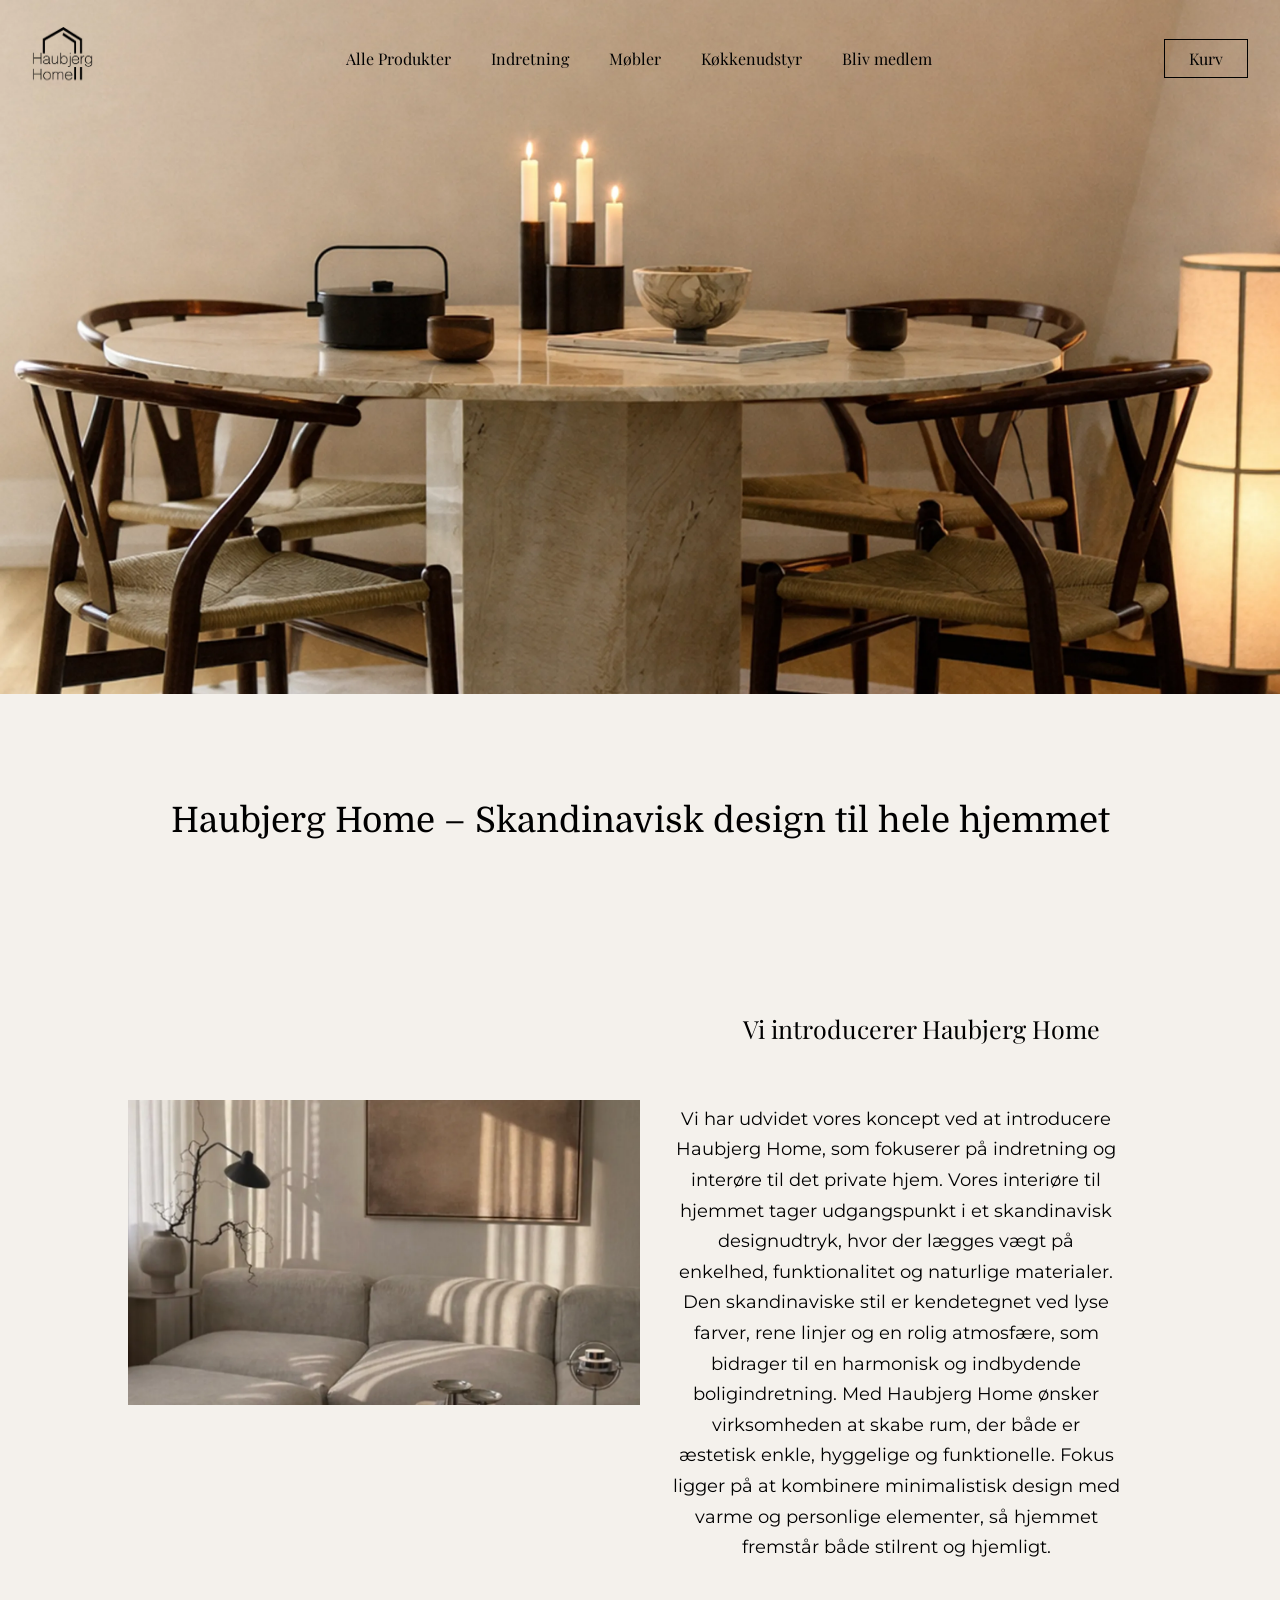
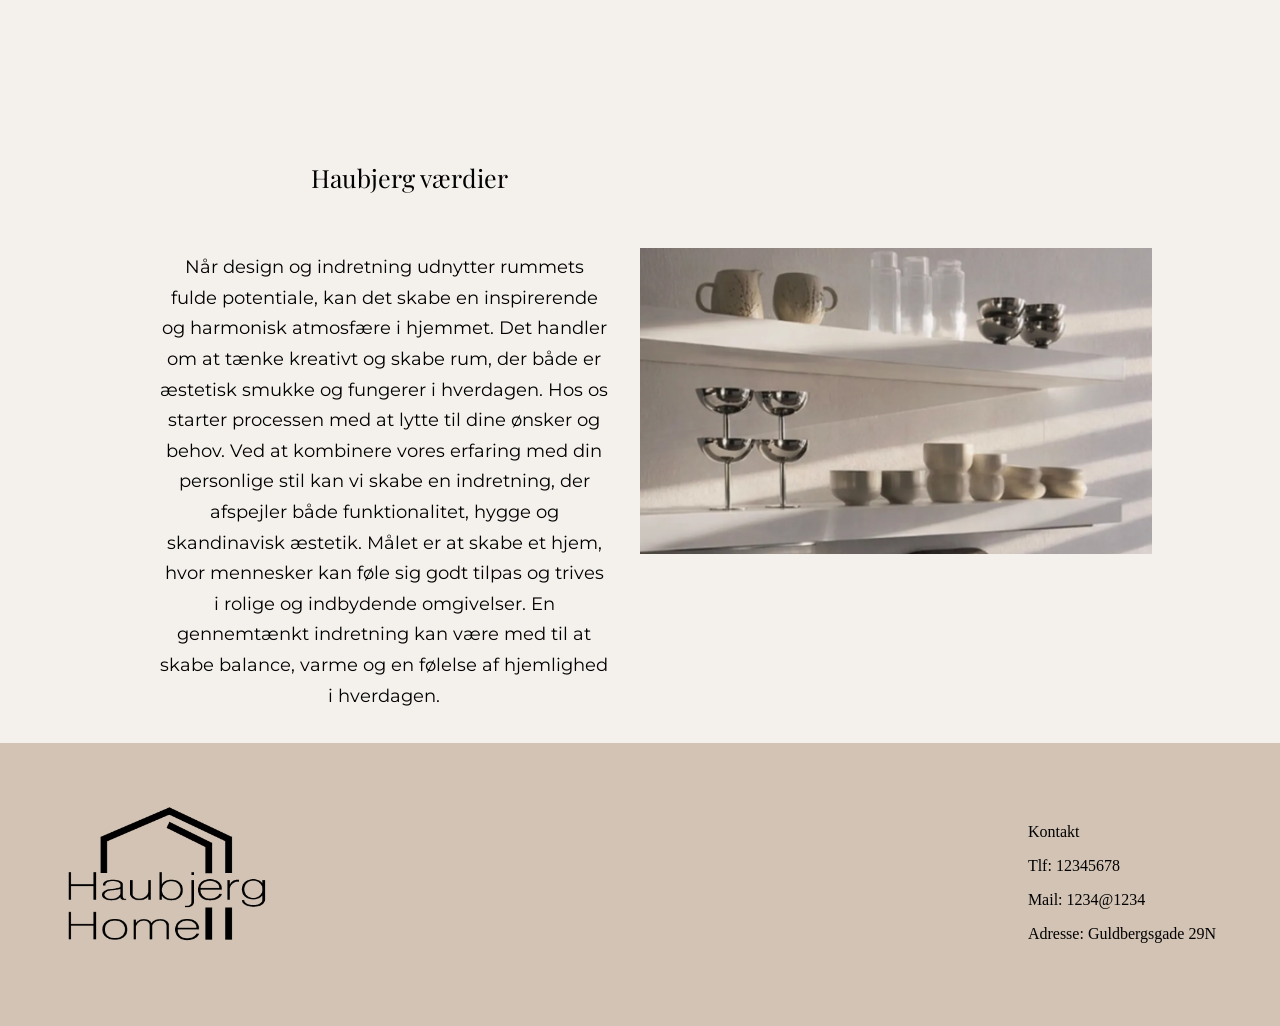
<file: index.html>
<!doctype html>
<html lang="da">
  <head>
    <meta charset="UTF-8" />
    <meta name="viewport" content="width=device-width, initial-scale=1.0" />
    <link rel="stylesheet" href="Css/custom.css" />
    <link rel="stylesheet" href="Css/index.css" />
    <script src="Javascript/nav.js" defer></script>
    <link rel="stylesheet" href="Css/kategori.css" />
    <title>HAUBJERG Home</title>
    <link rel="icon" type="image/png" href="img/favicon_resultat.webp" />
  </head>
  <body>
    <header>
      <div class="logo">
        <a href="index.html"> <img src="img/logo_resultat.webp" alt="" /></a>
      </div>
      <nav class="menu">
        <a href="allekategorier.html">Alle Produkter</a>
        <a href="kategori.html?category=home-decoration">Indretning</a>
        <a href="kategori.html?category=furniture">Møbler</a>
        <a href="kategori.html?category=kitchen-accessories">Køkkenudstyr</a>
        <a href="form.html">Bliv medlem</a>
      </nav>

      <div class="mobile-nav">
        <a href="allekategorier.html">Alle Produkter</a>
        <a href="kategori.html?category=home-decoration">Indretning</a>
        <a href="kategori.html?category=furniture">Møbler</a>
        <a href="kategori.html?category=kitchen-accessories">Køkkenudstyr</a>
        <a href="form.html">Bliv medlem</a>
      </div>

      <div class="burger">
        <span></span>
        <span></span>
        <span></span>
      </div>

      <a href="kurv.html"><button class="kurv">Kurv</button></a>
    </header>
    <div class="hero-image">
      <img src="img/hero_resultat.webp" alt="" />
    </div>
    <div class="cards">
      <div class="headline">
        <h1>Haubjerg Home – Skandinavisk design til hele hjemmet</h1>
      </div>
      <section class="content">
        <img src="img/forside2_resultat.webp" alt="" />
        <div class="tekstafsnit">
          <h2>Vi introducerer Haubjerg Home</h2>
          <p>
            Vi har udvidet vores koncept ved at introducere Haubjerg Home, som fokuserer på indretning og interøre til det private hjem. Vores interiøre til hjemmet tager udgangspunkt i et skandinavisk designudtryk, hvor der lægges vægt på enkelhed,
            funktionalitet og naturlige materialer. Den skandinaviske stil er kendetegnet ved lyse farver, rene linjer og en rolig atmosfære, som bidrager til en harmonisk og indbydende boligindretning. Med Haubjerg Home ønsker virksomheden at skabe
            rum, der både er æstetisk enkle, hyggelige og funktionelle. Fokus ligger på at kombinere minimalistisk design med varme og personlige elementer, så hjemmet fremstår både stilrent og hjemligt.
          </p>
        </div>
      </section>
      <section class="content">
        <div class="tekstafsnit">
          <h2>Haubjerg værdier</h2>
          <p>
            Når design og indretning udnytter rummets fulde potentiale, kan det skabe en inspirerende og harmonisk atmosfære i hjemmet. Det handler om at tænke kreativt og skabe rum, der både er æstetisk smukke og fungerer i hverdagen. Hos os starter
            processen med at lytte til dine ønsker og behov. Ved at kombinere vores erfaring med din personlige stil kan vi skabe en indretning, der afspejler både funktionalitet, hygge og skandinavisk æstetik. Målet er at skabe et hjem, hvor
            mennesker kan føle sig godt tilpas og trives i rolige og indbydende omgivelser. En gennemtænkt indretning kan være med til at skabe balance, varme og en følelse af hjemlighed i hverdagen.
          </p>
        </div>
        <img src="img/forside1_resultat.webp" alt="" />
      </section>
    </div>
    <footer>
      <div class="flex_1-1">
        <div class="footer">
          <img src="img/logo_resultat.webp" alt="" />
        </div>
        <div class="Kontakt">
          <div><p>Kontakt</p></div>
          <div><p>Tlf: 12345678</p></div>
          <div></div>
          <p>Mail: 1234@1234</p>
          <div><p>Adresse: Guldbergsgade 29N</p></div>
        </div>
      </div>
    </footer>
  </body>
</html>
</file>
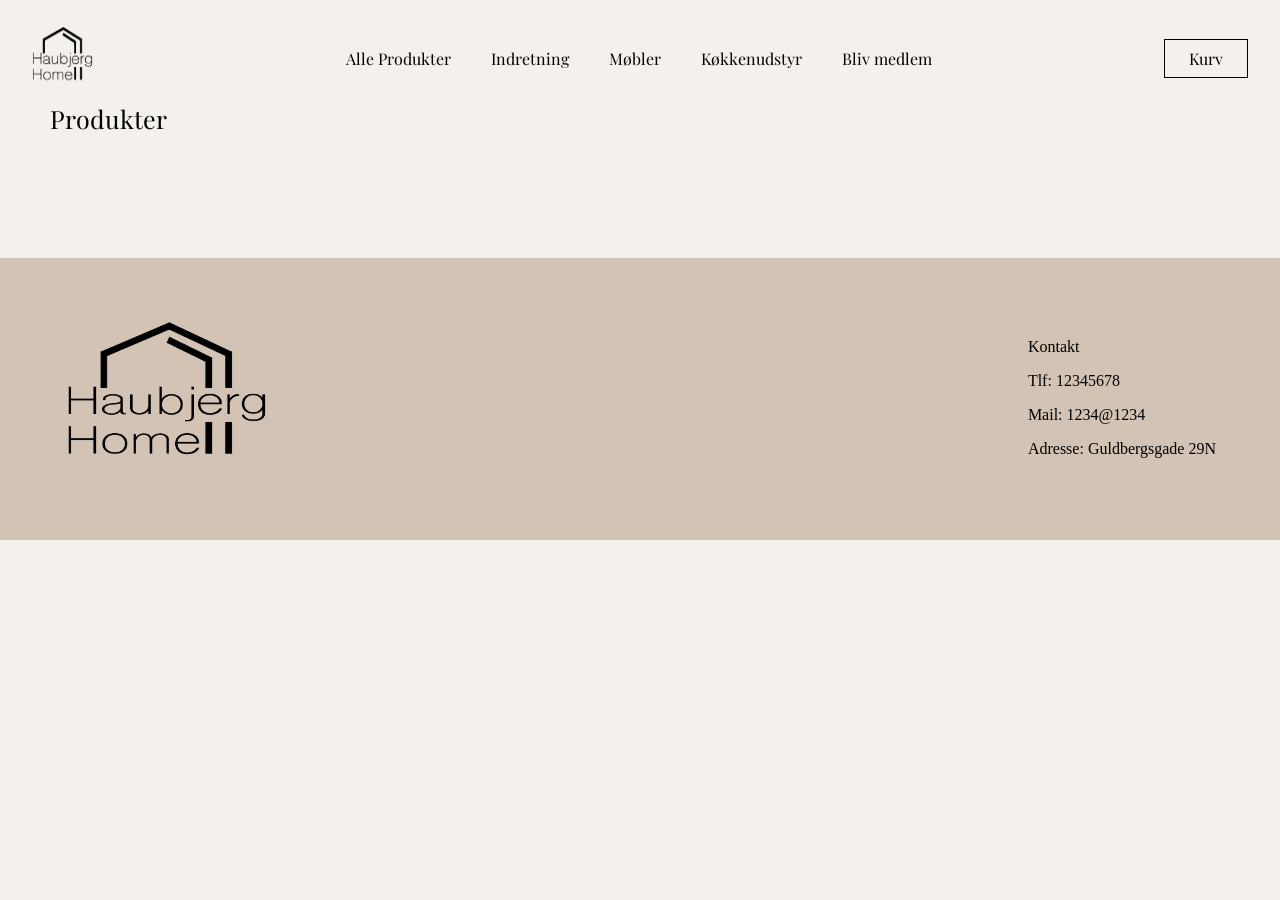
<file: allekategorier.html>
<!doctype html>
<html lang="da">
  <head>
    <meta charset="UTF-8" />
    <meta name="viewport" content="width=device-width, initial-scale=1.0" />
    <link rel="stylesheet" href="Css/custom.css" />
    <link rel="stylesheet" href="Css/kategori.css" />
    <link rel="stylesheet" href="Css/index.css" />
    <link rel="icon" type="image/png" href="img/favicon_resultat.webp" />
    <script src="Javascript/nav.js" defer></script>
    <script src="Javascript/allekategorier.js" defer></script>

    <title>HAUBJERG Home</title>
  </head>
  <body>
    <header>
      <div class="logo">
        <a href="index.html"> <img src="img/logo_resultat.webp" alt="" /></a>
      </div>
      <nav class="menu">
        <a href="allekategorier.html">Alle Produkter</a>
        <a href="kategori.html?category=home-decoration">Indretning</a>
        <a href="kategori.html?category=furniture">Møbler</a>
        <a href="kategori.html?category=kitchen-accessories">Køkkenudstyr</a>
        <a href="form.html">Bliv medlem</a>
      </nav>

      <div class="mobile-nav">
        <a href="allekategorier.html">Alle Produkter</a>
        <a href="kategori.html?category=home-decoration">Indretning</a>
        <a href="kategori.html?category=furniture">Møbler</a>
        <a href="kategori.html?category=kitchen-accessories">Køkkenudstyr</a>
        <a href="form.html">Bliv medlem</a>
      </div>

      <div class="burger">
        <span></span>
        <span></span>
        <span></span>
      </div>

      <a href="kurv.html"><button class="kurv">Kurv</button></a>
    </header>
    <main>
      <h2>Produkter</h2>
      <div class="grid_1-1-1">
        <!-- Normal produkt -->
        <!-- <div class="card">
          <a href="produkt.html"
            ><img
              src="img/image 38_resultat.webp"
              alt=""
          /></a>
          <p class="productid">216</p>
          <p class="productcategory">furniture</p>
          <p>Produktnavn: Annibale Colombo Sofa</p>
          <p class="price">Pris: 2499.99,- DKK</p>
          <button class="buybutton">Læg i kurv</button>
        </div>
        
        <div class="card">
          <span class="badge">-14,4%</span>
          <a href="produkt.html"
            ><img
              src="img/image 39_resultat.webp"
              alt=""
          /></a>
          <p class="productid">216</p>
          <p class="productcategory">furniture</p>
          <p>Produktnavn: Produktnavn: Annibale Colombo Sofa</p>
          <p>Førpris:</p>
          <span class="oldprice">2499.99,- DKK</span><br />
          <span class="newprice">Nypris: 2499.99,- DKK</span>
          <button class="buybutton">Læg i kurv</button>
        </div>
        
        <div class="cardSoldout">
          <a href="produkt.html"
            ><img
              src="img/image 41_resultat.webp"
              alt=""
          /></a>
          <p class="productid">216</p>
          <p class="productcategory">furniture</p>
          <p>Produktnavn: Annibale Colombo Sofa</p>
          <p class="price">Pris: 2499.99,- DKK</p>
          <span class="sold">Udsolgt!</span>
        </div>
        
        <div class="cardSoldout">
          <span class="badge">-14,4%</span>
          <a href="produkt.html"
            ><img
              src="img/image 41_resultat.webp"
              alt=""
          /></a>
          <p class="productid">216</p>
          <p class="productcategory">furniture</p>
          <p>Produktnavn: Produktnavn: Annibale Colombo Sofa</p>
          <p>Førpris:</p>
          <span class="oldprice">2499.99,- DKK</span><br />
          <span class="newprice">Nypris: 2499.99,- DKK</span>
          <span class="sold">Udsolgt!</span>
        </div>-->
      </div>
    </main>
    <footer>
      <div class="flex_1-1">
        <div class="footer">
          <img src="img/logo_resultat.webp" alt="" />
        </div>
        <div class="Kontakt">
          <div><p>Kontakt</p></div>
          <div><p>Tlf: 12345678</p></div>
          <div></div>
          <p>Mail: 1234@1234</p>
          <div><p>Adresse: Guldbergsgade 29N</p></div>
        </div>
      </div>
    </footer>
  </body>
</html>
</file>
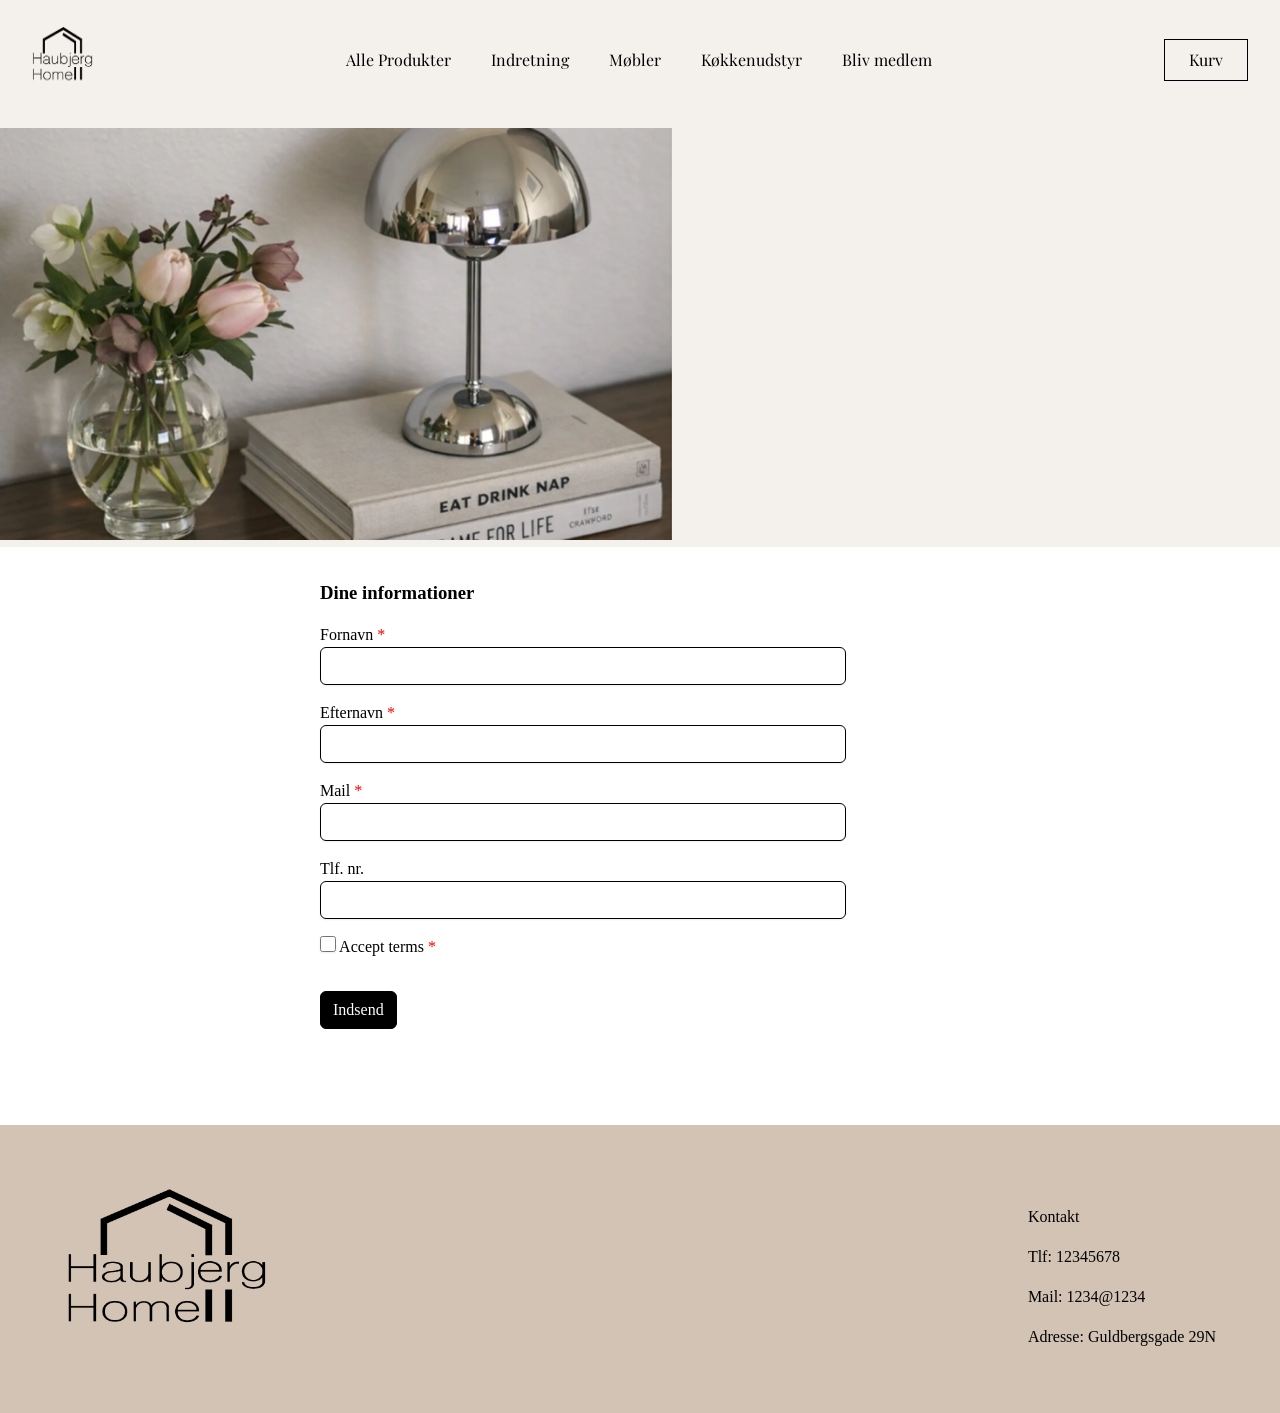
<file: form.html>
<!doctype html>
<html lang="en">
  <head>
    <meta charset="UTF-8" />
    <meta name="viewport" content="width=device-width, initial-scale=1.0" />
    <title>HAUBJERG Home</title>
    <link rel="stylesheet" href="Css/form.css" />
    <link rel="stylesheet" href="Css/kategori.css" />
    <link rel="stylesheet" href="Css/custom.css" />
    <link rel="stylesheet" href="Css/index.css" />
    <link rel="icon" type="image/png" href="img/favicon_resultat.webp" />
  </head>
  <body>
    <header>
      <div class="logo">
        <a href="index.html"> <img src="img/logo_resultat.webp" alt="" /></a>
      </div>
      <nav class="menu">
        <a href="allekategorier.html">Alle Produkter</a>
        <a href="kategori.html?category=home-decoration">Indretning</a>
        <a href="kategori.html?category=furniture">Møbler</a>
        <a href="kategori.html?category=kitchen-accessories">Køkkenudstyr</a>
        <a href="form.html">Bliv medlem</a>
      </nav>

      <div class="mobile-nav">
        <a href="allekategorier.html">Alle Produkter</a>
        <a href="kategori.html?category=home-decoration">Indretning</a>
        <a href="kategori.html?category=furniture">Møbler</a>
        <a href="kategori.html?category=kitchen-accessories">Køkkenudstyr</a>
        <a href="form.html">Bliv medlem</a>
      </div>

      <div class="burger">
        <span></span>
        <span></span>
        <span></span>
      </div>

      <a href="kurv.html"><button class="kurv">Kurv</button></a>
    </header>
    <main class="member">
      <div class="form_billede">
        <img src="img/billede_forms_resultat.webp" alt="" />
      </div>
      <div class="grid_1">
        <form>
          <h3>Dine informationer</h3>
          <div class="space">
            <div class="form-group">
              <label for="navn">Fornavn</label>
              <input type="text" id="navn" name="navn" required />
              <p class="error-message">Please enter a value</p>
            </div>
          </div>
          <div class="space">
            <div class="form-group">
              <label for="navn">Efternavn</label>
              <input type="text" id="navn" name="navn" required />
              <p class="error-message">Please enter a value</p>
            </div>
          </div>
          <div class="form-group">
            <div class="space">
              <label for="mail">Mail</label>
              <input type="text" id="mail" name="mail" required />
              <p class="error-message">Please enter a value</p>
            </div>
          </div>
          <div class="form-group">
            <div class="space">
              <label for="tlf">Tlf. nr.</label>
              <input type="tel" id="tlf" name="tlf" />
              <p class="error-message">Please enter a value</p>
            </div>
          </div>

          <div class="form-group">
            <div class="space">
              <label for="terms">
                <input type="checkbox" name="terms" id="terms" required />
                Accept terms
              </label>
            </div>
          </div>
          <div class="space">
            <button>Indsend</button>
          </div>
        </form>
      </div>
    </main>
    <footer>
      <div class="flex_1-1">
        <div class="footer">
          <img src="img/logo_resultat.webp" alt="" />
        </div>
        <div class="Kontakt">
          <div><p>Kontakt</p></div>
          <div><p>Tlf: 12345678</p></div>
          <div></div>
          <p>Mail: 1234@1234</p>
          <div><p>Adresse: Guldbergsgade 29N</p></div>
        </div>
      </div>
    </footer>
    <script src="Javascript/form.js"></script>
    <script src="Javascript/nav.js" defer></script>
  </body>
</html>
</file>
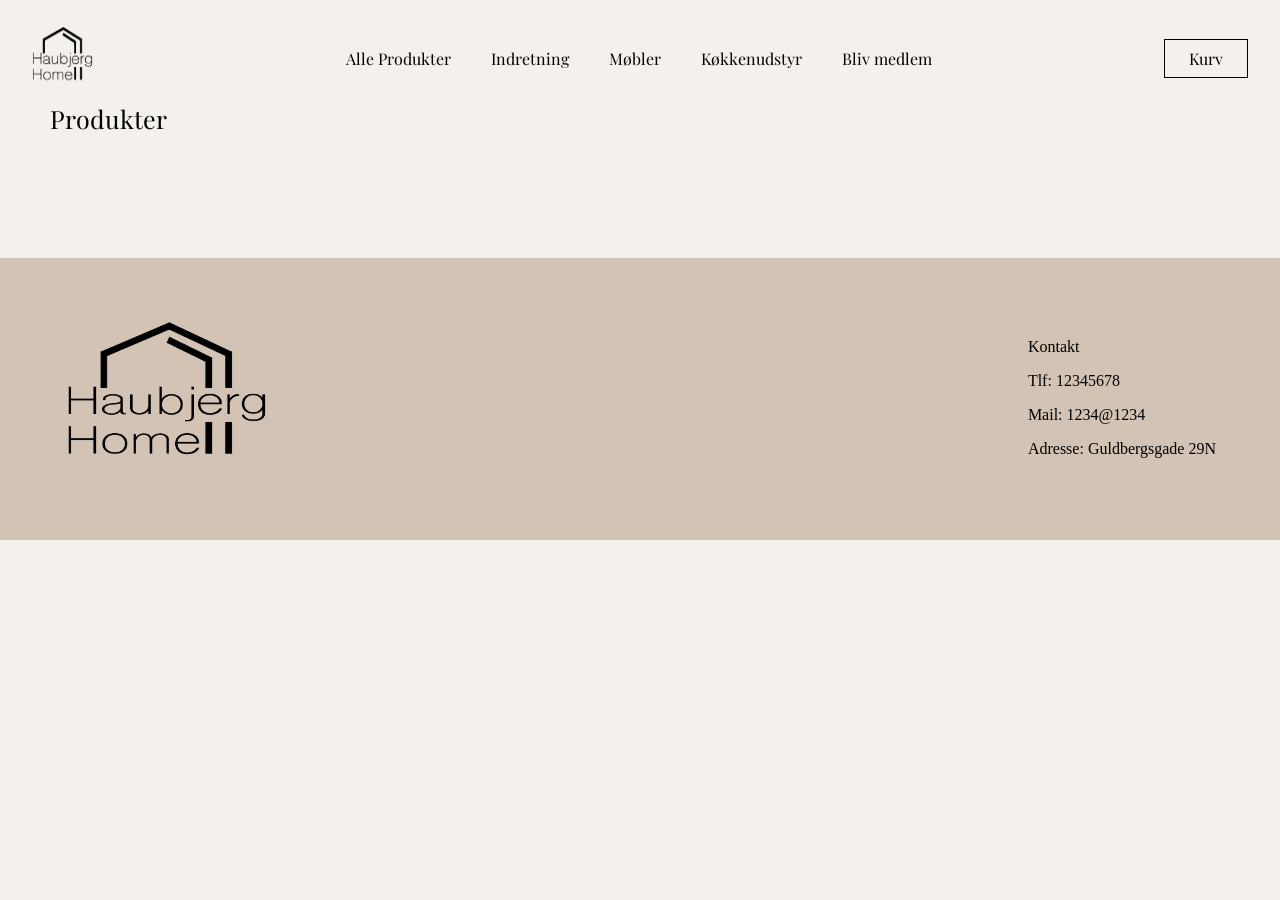
<file: kategori.html>
<!doctype html>
<html lang="da">
  <head>
    <meta charset="UTF-8" />
    <meta name="viewport" content="width=device-width, initial-scale=1.0" />
    <link rel="stylesheet" href="Css/custom.css" />
    <link rel="stylesheet" href="Css/kategori.css" />
    <link rel="stylesheet" href="Css/index.css" />
    <link rel="icon" type="image/png" href="img/favicon_resultat.webp" />
    <script src="Javascript/nav.js" defer></script>
    <script src="Javascript/kategori.js" defer></script>

    <title>HAUBJERG Home</title>
  </head>
  <body>
    <header>
      <div class="logo">
        <a href="index.html"> <img src="img/logo_resultat.webp" alt="" /></a>
      </div>
      <nav class="menu">
        <a href="allekategorier.html">Alle Produkter</a>
        <a href="kategori.html?category=home-decoration">Indretning</a>
        <a href="kategori.html?category=furniture">Møbler</a>
        <a href="kategori.html?category=kitchen-accessories">Køkkenudstyr</a>
        <a href="form.html">Bliv medlem</a>
      </nav>

      <div class="mobile-nav">
        <a href="allekategorier.html">Alle Produkter</a>
        <a href="kategori.html?category=home-decoration">Indretning</a>
        <a href="kategori.html?category=furniture">Møbler</a>
        <a href="kategori.html?category=kitchen-accessories">Køkkenudstyr</a>
        <a href="form.html">Bliv medlem</a>
      </div>

      <div class="burger">
        <span></span>
        <span></span>
        <span></span>
      </div>

      <a href="kurv.html"><button class="kurv">Kurv</button></a>
    </header>
    <main>
      <h2>Produkter</h2>
      <div class="grid_1-1-1">
        <!-- Normal produkt -->
        <!-- <div class="card">
          <a href="produkt.html"
            ><img
              src="img/image 38_resultat.webp"
              alt=""
          /></a>
          <p class="productid">216</p>
          <p class="productcategory">furniture</p>
          <p>Produktnavn: Annibale Colombo Sofa</p>
          <p class="price">Pris: 2499.99,- DKK</p>
          <button class="buybutton">Læg i kurv</button>
        </div>
        
        <div class="card">
          <span class="badge">-14,4%</span>
          <a href="produkt.html"
            ><img
              src="img/image 39_resultat.webp"
              alt=""
          /></a>
          <p class="productid">216</p>
          <p class="productcategory">furniture</p>
          <p>Produktnavn: Produktnavn: Annibale Colombo Sofa</p>
          <p>Førpris:</p>
          <span class="oldprice">2499.99,- DKK</span><br />
          <span class="newprice">Nypris: 2499.99,- DKK</span>
          <button class="buybutton">Læg i kurv</button>
        </div>
        
        <div class="cardSoldout">
          <a href="produkt.html"
            ><img
              src="img/image 41_resultat.webp"
              alt=""
          /></a>
          <p class="productid">216</p>
          <p class="productcategory">furniture</p>
          <p>Produktnavn: Annibale Colombo Sofa</p>
          <p class="price">Pris: 2499.99,- DKK</p>
          <span class="sold">Udsolgt!</span>
        </div>
        
        <div class="cardSoldout">
          <span class="badge">-14,4%</span>
          <a href="produkt.html"
            ><img
              src="img/image 41_resultat.webp"
              alt=""
          /></a>
          <p class="productid">216</p>
          <p class="productcategory">furniture</p>
          <p>Produktnavn: Produktnavn: Annibale Colombo Sofa</p>
          <p>Førpris:</p>
          <span class="oldprice">2499.99,- DKK</span><br />
          <span class="newprice">Nypris: 2499.99,- DKK</span>
          <span class="sold">Udsolgt!</span>
        </div>-->
      </div>
    </main>
    <footer>
      <div class="flex_1-1">
        <div class="footer">
          <img src="img/logo_resultat.webp" alt="" />
        </div>
        <div class="Kontakt">
          <div><p>Kontakt</p></div>
          <div><p>Tlf: 12345678</p></div>
          <div></div>
          <p>Mail: 1234@1234</p>
          <div><p>Adresse: Guldbergsgade 29N</p></div>
        </div>
      </div>
    </footer>
  </body>
</html>
</file>
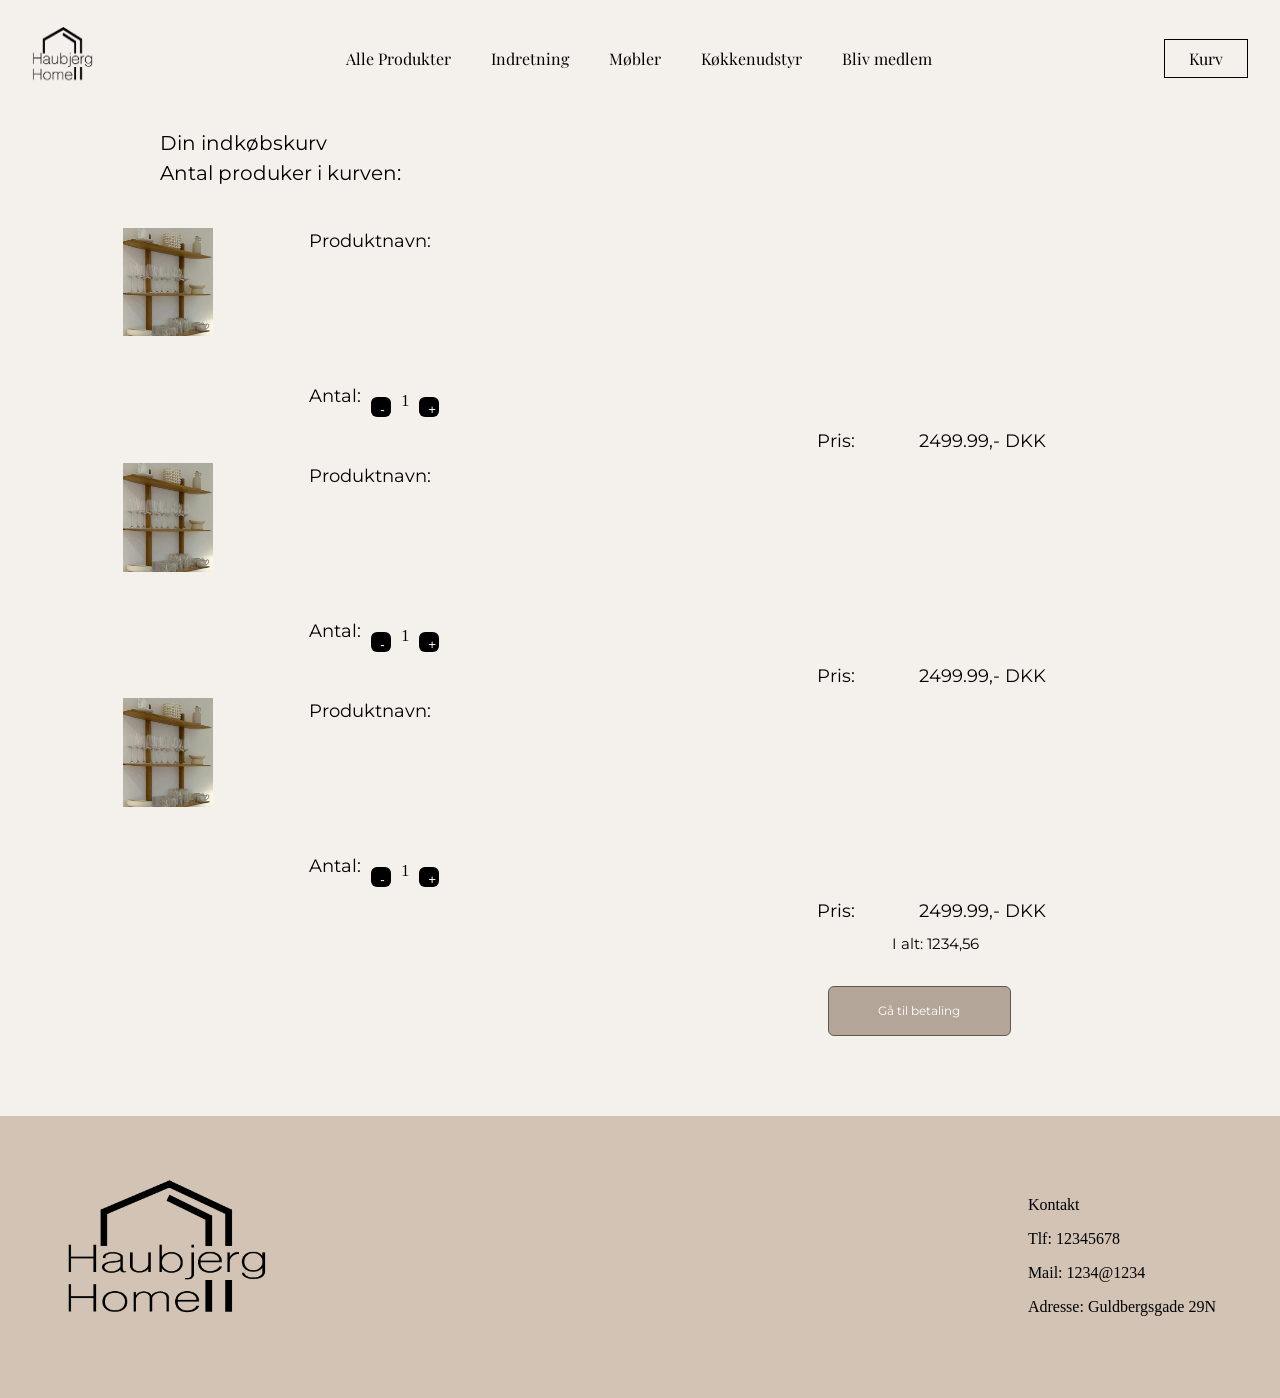
<file: kurv.html>
<!doctype html>
<html lang="da">
  <head>
    <meta charset="UTF-8" />
    <meta name="viewport" content="width=device-width, initial-scale=1.0" />
    <link rel="stylesheet" href="Css/custom.css" />
    <link rel="stylesheet" href="Css/kurv.css" />
    <link rel="stylesheet" href="Css/index.css" />
    <script src="Javascript/nav.js" defer></script>
    <link rel="stylesheet" href="Css/kategori.css" />
    <link rel="icon" type="image/png" href="img/favicon_resultat.webp" />

    <title>HAUBJERG Home</title>
  </head>
  <body>
    <header>
      <div class="logo">
        <a href="index.html"> <img src="img/logo_resultat.webp" alt="" /></a>
      </div>
      <nav class="menu">
        <a href="allekategorier.html">Alle Produkter</a>
        <a href="kategori.html?category=home-decoration">Indretning</a>
        <a href="kategori.html?category=furniture">Møbler</a>
        <a href="kategori.html?category=kitchen-accessories">Køkkenudstyr</a>
        <a href="form.html">Bliv medlem</a>
      </nav>

      <div class="mobile-nav">
        <a href="allekategorier.html">Alle Produkter</a>
        <a href="kategori.html?category=home-decoration">Indretning</a>
        <a href="kategori.html?category=furniture">Møbler</a>
        <a href="kategori.html?category=kitchen-accessories">Køkkenudstyr</a>
        <a href="form.html">Bliv medlem</a>
      </div>

      <div class="burger">
        <span></span>
        <span></span>
        <span></span>
      </div>

      <a href="kurv.html"><button class="kurv">Kurv</button></a>
    </header>
    <main>
      <div class="intro">
        <h2>Din indkøbskurv</h2>
        <!-- kan sættes op vha js -->
        <p>Antal produker i kurven:</p>
      </div>
      <section class="cart">
        <div class="buyproductimg">
          <img src="img/image 38_resultat.webp" alt="" />
        </div>
        <div class="productinfo">
          <p>Produktnavn:</p>

          <div class="quantity">
            <p>Antal:</p>
            <button>-</button>
            <span>1</span>
            <button>+</button>
          </div>
          <div class="price">
            <p>Pris:</p>
            <p class="pricen"><span>2499.99</span>,- DKK</p>
          </div>
        </div>
      </section>
      <section class="cart">
        <div class="buyproductimg">
          <img src="img/image 38_resultat.webp" alt="" />
        </div>
        <div class="productinfo">
          <p>Produktnavn:</p>

          <div class="quantity">
            <p>Antal:</p>
            <button>-</button>
            <span>1</span>
            <button>+</button>
          </div>
          <div class="price">
            <p>Pris:</p>
            <p class="pricen"><span>2499.99</span>,- DKK</p>
          </div>
        </div>
      </section>
      <section class="cart">
        <div class="buyproductimg">
          <img src="img/image 38_resultat.webp" alt="" />
        </div>
        <div class="productinfo">
          <p>Produktnavn:</p>

          <div class="quantity">
            <p>Antal:</p>
            <button>-</button>
            <span>1</span>
            <button>+</button>
          </div>
          <div class="price">
            <p>Pris:</p>
            <p class="pricen"><span>2499.99</span>,- DKK</p>
          </div>
        </div>
      </section>
      <section class="total">
        <p>I alt: <span> 1234,56</span></p>
        <br />
        <button class="checkout">Gå til betaling</button>
      </section>
    </main>
    <footer>
      <div class="flex_1-1">
        <div class="footer">
          <img src="img/logo_resultat.webp" alt="" />
        </div>
        <div class="Kontakt">
          <div><p>Kontakt</p></div>
          <div><p>Tlf: 12345678</p></div>
          <div></div>
          <p>Mail: 1234@1234</p>
          <div><p>Adresse: Guldbergsgade 29N</p></div>
        </div>
      </div>
    </footer>
    <script src="Javascript/produkt.js"></script>
  </body>
</html>
</file>
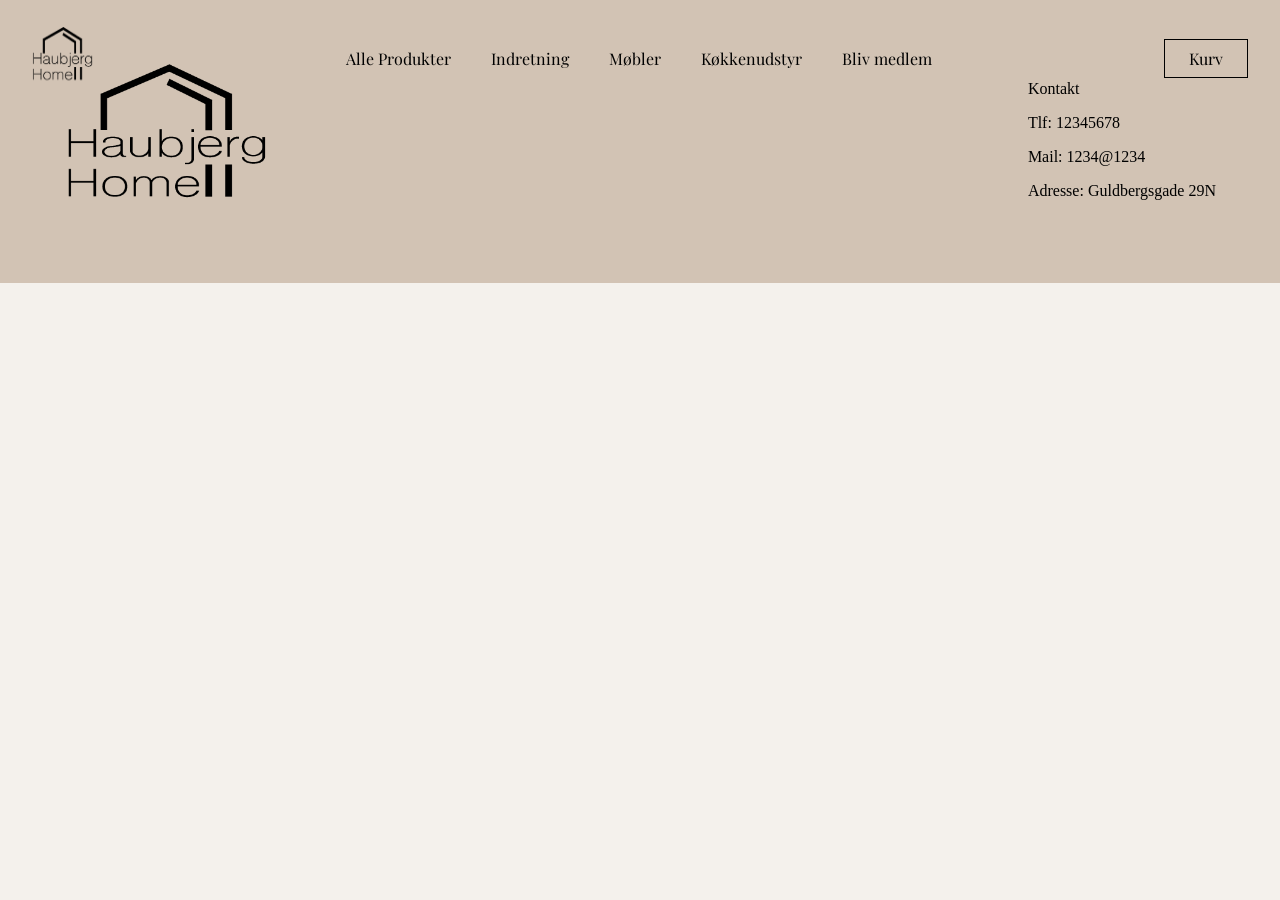
<file: produkt.html>
<!doctype html>
<html lang="da">
  <head>
    <meta charset="UTF-8" />
    <meta name="viewport" content="width=device-width, initial-scale=1.0" />
    <link rel="stylesheet" href="Css/custom.css" />
    <link rel="stylesheet" href="Css/produkt.css" />
    <link rel="stylesheet" href="Css/index.css" />
    <script src="Javascript/nav.js" defer></script>
    <link rel="stylesheet" href="Css/kategori.css" />
    <link rel="icon" type="image/png" href="img/favicon_resultat.webp" />

    <title>HAUBJERG Home</title>
  </head>
  <body>
    <header>
      <div class="logo">
        <a href="index.html"> <img src="img/logo_resultat.webp" alt="" /></a>
      </div>
      <nav class="menu">
        <a href="allekategorier.html">Alle Produkter</a>
        <a href="kategori.html?category=home-decoration">Indretning</a>
        <a href="kategori.html?category=furniture">Møbler</a>
        <a href="kategori.html?category=kitchen-accessories">Køkkenudstyr</a>
        <a href="form.html">Bliv medlem</a>
      </nav>

      <div class="mobile-nav">
        <a href="allekategorier.html">Alle Produkter</a>
        <a href="kategori.html?category=home-decoration">Indretning</a>
        <a href="kategori.html?category=furniture">Møbler</a>
        <a href="kategori.html?category=kitchen-accessories">Køkkenudstyr</a>
        <a href="form.html">Bliv medlem</a>
      </div>

      <div class="burger">
        <span></span>
        <span></span>
        <span></span>
      </div>

      <a href="kurv.html"><button class="kurv">Kurv</button></a>
    </header>

    <main id="productContainer">
      <!-- <div class="image">
        <h2>Produkt:</h2>
        <figure>
          <img
            class="produktimg"
            src="img/image 39_resultat.webp"
            alt="Produktbillede"
          />
        </figure>
      </div>
      <section class="productDetails">
        <div class="details">
          <h3>Produktnavn:</h3>
          <p class="title">Annibale Colombo Sofa</p>
        </div>

        <div class="discounted">
          <h3>Førpris:</h3>
          <p class="beforeprice"><span>2499.99</span>,- DKK</p>
        </div>
        <br />
        <div class="discounted">
          <h3>Køb nu og få:</h3>
          <p><span class="discountPercentage">14.4</span>% Rabat.</p>
        </div>
        <br />
        <div class="discounted">
          <h3>Din pris:</h3>
          <p class="price"><span>2499.99</span>,- DKK</p>
        </div>
        <br />
        <div class="quantity">
          <p>Antal:</p>
          <button>-</button>
          <span>1</span>
          <button>+</button>
        </div>
        <br />
        <button class="buybutton">Læg i kurv</button>
        <div class="productInformation">
          <h2 class="">Beskrivelse af produktet</h2>
          <p class="description">
            The Annibale Colombo Sofa is a sophisticated and comfortable seating
            option, featuring exquisite design and premium upholstery for your
            living room.
          </p>
        </div>
      </section>-->
    </main>
    <footer>
      <div class="flex_1-1">
        <div class="footer">
          <img src="img/logo_resultat.webp" alt="" />
        </div>
        <div class="Kontakt">
          <div><p>Kontakt</p></div>
          <div><p>Tlf: 12345678</p></div>
          <div></div>
          <p>Mail: 1234@1234</p>
          <div><p>Adresse: Guldbergsgade 29N</p></div>
        </div>
      </div>
    </footer>
    <script src="Javascript/produkt.js"></script>
  </body>
</html>
</file>
<file: Css/custom.css>
@font-face {
  font-family: "Domine";
  src: url(../fonts/Domine/Domine-VariableFont_wght.ttf);
}

@font-face {
  font-family: "Montserrat";
  src: url(../fonts/Montserrat/Montserrat-VariableFont_wght.ttf);
}

@font-face {
  font-family: "Iowan";
  src: url(../fonts/iowanoldstyle_bold.otf);
}

:root {
  /* colors */
  --prime-grey: #605b50;
  --secondary-grey: #b3a597;
  --tertiary-grey: #e6ded2;
  --prime-sand: #d2c3b4;
  --prime-white: #f4f1ec;

  /* font sizes
  --h2-size: 
  --p-size: 12px;
  --nav-li-size: 20px;
  */

  /* fonts */
  --font-primary: "Domine";
  --font-secondary: "Montserrat";
  --font-tertiary: "Iowan";
}

/*Custom Css*/
</file>
<file: Css/index.css>
@import url("https://fonts.googleapis.com/css2?family=Playfair+Display:ital,wght@0,400..900;1,400..900&display=swap");
* {
  margin: 0;
  padding: 0;
}

/* general styling */

body {
  background-color: var(--prime-white);
}

/* nav */

header {
  display: flex;
  justify-content: space-between;
  align-items: center;
  background-color: transparent;
  position: fixed;
  top: 0;
  left: 0;
  width: 100%;
  padding: 1em 2em;
  transition: background-color 0.3s ease;
  z-index: 1000;
  font-family: "Playfair Display", serif;
}

header.scrolled {
  background-color: #d2c3b4;
  box-shadow: 0 2px 10px rgba(0, 0, 0, 0.1);
}

.menu {
  display: flex;
  align-items: center;
  gap: 40px;
}
.menu a {
  color: #000;
  text-decoration: none;
  margin-top: 2em;
  margin-bottom: 2em;
  transition: transform 0.3s ease;
}

.menu a:hover {
  transform: scale(1.1);
}

.logo img {
  height: 60px; /* justér størrelsen */
  width: auto;
}

.kurv {
  all: unset;
  display: inline-block;
  padding: 0.5em 1.5em;
  border: 1px solid #000;
  cursor: pointer;
  color: #000;
  transition: transform 0.3s ease;
  margin-right: 4rem;
}

.kurv:hover {
  transform: scale(1.2);
}

/* Hero image */

.hero-image img {
  min-width: 100%;
  background-position: center;
  background-repeat: no-repeat;
  position: relative;
  height: 50%;
}

/* Content section - cards */
.cards {
  margin-top: 6rem;
}
.headline {
  display: flex;
  width: 80%;
  align-items: center;
  margin: 0 auto;
}

.headline h1 {
  font-family: "Domine", serif;
  font-size: 35px;
  line-height: 150%;
  font-weight: 400;
  margin: 0 auto;
}

.content {
  margin: 2rem;
  width: 80%;
  display: flex;
  align-items: center;
  margin: 0 auto;
  padding-top: 4rem;
}

.content p {
  font-family: "Montserrat";
  font-size: 18px;
  line-height: 150%;
  font-weight: 400;
  margin: 2rem;
}

.content img {
  width: 50%;
}

h2 {
  font-family: "Playfair Display", serif;
  font-size: 25px;
  line-height: 150%;
  font-weight: 400;
  align-items: center;
}
.tekstafsnit {
  font-family: "Montserrat";
  width: 100%;
  font-size: 20px;
  display: flex;
  flex-direction: column;
  align-items: center;
  text-align: center;
  gap: 1.5rem;
}
.tekstafsnit p {
  line-height: 1.7;
}

/* BURGER ICON */
.burger {
  display: none;
  flex-direction: column;
  gap: 5px;
  cursor: pointer;
  z-index: 2000;
}

.burger span {
  width: 25px;
  height: 3px;
  background-color: #000;
}

/* MOBILE DROPDOWN MENU */
.mobile-nav {
  position: absolute;
  top: 70px;
  right: 10px;
  background-color: #d2c3b4;
  padding: 1rem 1.5rem;
  border-radius: 10px;
  display: none;
  flex-direction: column;
  gap: 1rem;
  box-shadow: 0 4px 12px rgba(0, 0, 0, 0.15);
  z-index: 1500;
}

.mobile-nav a {
  color: #000;
  text-decoration: none;
  font-size: 18px;
  margin-right: 4rem;
}

.mobile-nav a:hover {
  transform: scale(1.1);
}

.mobile-nav.open {
  display: flex;
  margin-right: 4rem;
}

/* RESPONSIVE */
@media (max-width: 800px) {
  .menu {
    display: none;
  }

  .burger {
    display: flex;
  }
}

@media (max-width: 800px) {
  .headline h1 {
    font-family: "Domine", serif;
    font-size: 35px;
    line-height: 150%;
    font-weight: 400;
    margin: 0 auto;
    text-align: center;
  }
  .content {
    display: block;
    width: 95%;
    text-align: center;
    margin-bottom: 2rem;
  }

  .content img {
    width: 90%;
    margin-bottom: 2rem;
  }

  .content p {
    margin: 0 1rem;
    margin-bottom: 2rem;
  }
}
</file>
<file: Css/kategori.css>
* {
  margin: 0;
  padding: 0;
}

.footer img {
  max-width: 60%;
}

.flex_1-1 {
  display: flex;
  justify-content: space-between;
  margin: 2em;
}

.Kontakt div {
  padding-top: 1em;
}

footer {
  background-color: #d2c3b4;
  padding: 2em;
}

img {
  max-width: 75%;
}

.grid_1-1-1 {
  width: 80%;
  display: grid;
  grid-template-columns: 1fr 1fr;
  gap: 1em;
  font-family: "Montserrat";
  font-size: 15px;
  line-height: 150%;
  font-weight: 400;
  margin: 0 auto;
  padding-bottom: 8em;
  margin-left: 12%;
}

.grid_1-1-1 p {
  /*margin-top: 0.5em;*/
}

h2 {
  margin-left: 2em;
  margin-top: 4em;
}

/* læg i kurv button */

button {
  border: 1px solid #000;
  background-color: #000;
  color: #fff;
  border-radius: 6px;
  padding: 0.25rlh 0.5rlh;
  cursor: pointer;
  margin-top: 1em;
}

button:hover {
  background: #b38a6f;
}

button:active {
  scale: 0.98;
}

/* cards */

.card {
  position: relative;
}

.cardSoldout {
  position: relative;
  /*opacity: 0.6;*/
  overflow: hidden;
}

.card p {
  /* margin-top: 0.5em;*/
}

.cardSoldout p {
  margin-top: 0.5em;
}

/* priser */

.price {
  margin-top: 10px;
  font-size: 15px;
}

.oldprice {
  text-decoration: line-through;
  color: var(--prime-grey);
}

.newprice {
  color: red;
  font-weight: 600;
}

/* Rabat badge */

.badge {
  position: absolute;
  top: 10px;
  left: 10px;
  background-color: var(--prime-grey);
  color: var(--prime-white);
  padding: 5px 10px;
}

/* Udsolgt 

.sold {
  position: absolute;
  top: 20px;
  right: -40px;
  background-color: #000;
  color: var(--prime-white);
  padding: 8px 50px;
  transform: rotate(45deg);
}
*/
/* hidden */
.productid {
  visibility: hidden;
}

.productcategory {
  visibility: hidden;
}

@media screen and (min-width: 780px) {
  .grid_1-1-1 {
    grid-template-columns: 1fr 1fr 1fr;
  }
}
</file>
<file: Css/form.css>
* {
  margin: 0;
  padding: 0;
}

.form_billede {
  max-width: 70%;
  place-self: center;
  padding-top: 8em;
}

main .member {
  width: 80%;
  margin: 0 auto;
}

form {
  width: 80%;
  margin: 0 auto;
  margin-left: 18%;
}

input,
textarea {
  width: 80%;
}

#webform {
  background-color: var(--form-background-color);
}

#form-section,
#form-summary {
  background-color: var(--info-background-color);
  padding: 0;
}

#form-summary article {
  background-color: white;
  margin: 0 auto;
}

/* #form-summary h2 {
  line-height: 3rem;
  text-align: center;
  background-color: var(--headline-bg-color-inverted);
  color: var(--headline-color-inverted);
  padding-top: 5px;
}
#form-summary h3 {
  font-size: 0.8rem;
  line-height: 0.8rem;
  font-weight: 600;
  margin: 0;
  padding: 0;
}
#form-summary > *:not(:first-child) {
  margin: 0 clamp(1rem, 10%, 7rem);
}

*,
::before,
::after {
  box-sizing: border-box;
  margin: 0;
  padding: 0;
} */

html {
  line-height: 1.5;
}

label {
  display: block;
}

input,
button,
textarea,
select {
  font: inherit;
  color: inherit;
  background-color: transparent;
  font-size: max(1em, 16px);
  padding: 0;
  margin: 0;
}

input:where([type="checkbox"], [type="radio"]) {
  width: 1em;
  height: 1em;
}

.space {
  padding-top: 1em;
  accent-color: #ad8a7b;
}

input:not([role="switch"]),
textarea,
fieldset {
  border: 1px solid #000000;
  padding: 0.25rlh;
  border-radius: 6px;
  box-shadow: 0px 1px 2px #0001;
}

button {
  border: 1px solid #000;
  background-color: #000;
  color: #fff;
  border-radius: 6px;
  padding: 0.25rlh 0.5rlh;
  cursor: pointer;
}

.error-message {
  display: none;
}
.form-group:has(:required) {
  label::after {
    content: " *";
    color: #ff0000;
  }
}

.required-fieldset legend::after {
  content: " *";
  color: #ff0000;
}

input[type="checkbox"] {
  cursor: pointer;
}

.form-group:has(:user-invalid) {
  input {
    outline: 2px solid #ff0000;
  }
  .error-message {
    display: block;
  }
}

button:hover {
  background: #b38a6f;
}

button:active {
  scale: 0.98;
}

.grid_1 {
  display: grid;
  grid-template-columns: 1fr;
  background-color: #fff;
  padding-top: 2em;
  padding-bottom: 6em;
}

/* Resonsivt */

@media screen and (min-width: 780px) {
  form {
    width: 50%;
    margin: 0 auto;
  }
}
</file>
<file: Css/kurv.css>
* {
  margin: 0;
  padding: 0;
}

/*general styling */

body {
  background-color: var(--prime-white);
  width: 100vw;
}

main h2 {
  margin-top: 8rem;
  font-family: "Montserrat";
  font-size: 20px;
  line-height: 150%;
  font-weight: 400;
  margin-left: 2rem;
}

main p {
  font-family: "Montserrat";
  font-size: 20px;
  line-height: 150%;
  font-weight: 400;
  padding-left: 2rem;
  padding-bottom: 0.5rem;
}

main {
  margin: 0 auto;
  margin-bottom: 5rem;
}

/* Basket section */

.intro {
  margin-bottom: 2rem;
}
.cart {
  margin: 0 auto;
  display: grid;
  grid-template-columns: 120px 1fr auto;
  gap: 2px;
  padding-right: 10%;
}

.cart h2 {
  font-family: "Montserrat";
  font-size: 18px;
  line-height: 150%;
  font-weight: 400;
}
.cart p {
  font-family: "Montserrat";
  font-size: 15px;
  line-height: 150%;
  font-weight: 400;
}

.buyproductimg img {
  width: 60px;
  height: auto;
  padding-left: 25%;
}

/* Quantity */

.quantity {
  display: flex;
  gap: 10px;
  align-items: center;
  margin-top: 5%;
  padding-right: 15%;
}

.quantity button {
  width: 20px;
  height: 20px;
  border: none;
}

.quantity button:hover {
  background-color: var(--prime-grey);
  color: white;
  border: solid var(--secondary-grey) 1px;
}

.price {
  grid-template-columns: auto auto;
  justify-content: end;
  padding-right: 15%;
}

/* Price */

.price {
  display: flex;
}

/* total */

.total {
  display: grid;
  grid-template-columns: auto auto;
  justify-content: end;
  gap: 10px;
  font-family: "Montserrat";
  font-size: 15px;
  line-height: 150%;
  font-weight: 400;
  padding-right: 10%;
}

.total p {
  padding-right: 2rem;
  font-size: 15px;
}

/* Gå til betaling knap */

.checkout {
  padding: 15px 30px;
  background-color: var(--secondary-grey);
  border: solid var(--prime-grey) 1px;
  font-family: "Montserrat";
  font-size: 12px;
  line-height: 150%;
  font-weight: 400;
}

.checkout:hover {
  background-color: var(--prime-grey);
  color: white;
  border: solid var(--secondary-grey) 1px;
}

/* responsive */

@media screen and (min-width: 780px) {
  main {
    width: 85%;
  }

  main h2 {
    margin-left: 4rem;
  }

  main p {
    padding-left: 4rem;
  }

  .quantity {
    margin-top: 15%;
  }
  .cart {
    width: 85%;
  }
  .cart p {
    font-size: 18px;
  }
  .price {
    padding-right: 0%;
  }
  .total {
    width: 85%;
    font-size: 18px;
  }

  .buyproductimg img {
    width: 120px;
    padding-left: 0%;
  }

  .checkout {
    padding: 15px 30px;
  }
}
</file>
<file: Css/produkt.css>
* {
  margin: 0;
  padding: 0;
}

body {
  background-color: var(--prime-white);
}

/*Layout*/

#productContainer {
  width: 70%;
  margin: 0 auto;
  margin-top: 8rem;
}

/* Overskrift*/

main h2 {
  font-family: "Montserrat";
  font-size: 20px;
  line-height: 150%;
  font-weight: 400;
}

/*styling af billedet*/

figure {
  display: flex;
  justify-content: center;
}

figure .produktimg {
  width: 70%;
  margin: 0 auto;
  margin-top: 15%;
}

/* Produktdetaljer */

.productDetails h3 {
  font-family: "Montserrat";
  font-size: 12px;
  line-height: 150%;
  font-weight: 400;
}

.productDetails p {
  font-family: "Iowan";
  font-size: 12px;
  line-height: 150%;
}

.details {
  display: flex;
  width: 90%;
  margin: 0 auto;
  margin-top: 15%;
}

.details h2 {
  font-family: "Montserrat";
  font-size: 20px;
  line-height: 150%;
  font-weight: 400;
}

.details p {
  font-family: "Montserrat";
  font-size: 12px;
  line-height: 150%;
  padding-bottom: 1rem;
  padding-left: 1rem;
  font-weight: 300;
}

/* Discount */

.discounted {
  display: flex;
  width: 90%;
  margin: 0 auto;
}

.discounted h2 {
  font-family: "Montserrat";
  font-size: 20px;
  line-height: 150%;
  font-weight: 400;
}

.discounted p {
  font-family: "Montserrat";
  font-size: 12px;
  line-height: 150%;
  padding-left: 1rem;
  font-weight: 300;
}

/* Quantity */

/*.quantity {
  font-family: "Montserrat";
  display: flex;
  gap: 10px;
  align-items: center;
  margin-top: 10px;
  font-size: 12px;
  padding-bottom: 0.25rem;
  margin-left: 10%;
}

.quantity p {
  font-family: "Montserrat";
}

.quantity button:hover {
  background-color: var(--prime-grey);
  color: white;
  border: solid var(--secondary-grey) 1px;
}*/

/* button: læg i kurv */

.productDetails button {
  background-color: var(--secondary-grey);
  padding: 0.25rem 0.6rem;
  margin-top: 0.25rem;
  border: solid var(--prime-grey) 1px;
  font-family: "Montserrat";
  font-size: 12px;
  line-height: 150%;
  font-weight: 400;
  margin-bottom: 1rem;
  margin-left: 5em;
}

.buybutton {
  margin-left: 10rem;
}

.productDetails button:hover {
  background-color: var(--prime-grey);
  color: white;
  border: solid var(--secondary-grey) 1px;
}

/* Beskrivelse */
.productInformation {
  width: 90%;
  margin: 0 auto;
  padding-bottom: 2rem;
}

.productInformation p {
  font-family: "Montserrat";
  font-size: 12px;
  line-height: 250%;
  padding-bottom: 1rem;
}

/* Resonsivt */

@media screen and (min-width: 780px) {
  figure {
    display: block;
    margin: 0 auto;
  }

  figure .produktimg {
    width: 100%;
    margin-top: 10%;
    margin-bottom: 4rem;
  }

  .details {
    margin-top: 30%;
  }

  #productContainer {
    max-width: 90%;
    display: grid;
    grid-template-columns: 1fr 1fr 1 fr;
    margin-top: 4rem;
    align-content: center;
    margin: 0 auto;
  }

  .image {
    grid-column: 1 / span 2;
    grid-row: 1 / span 2;
  }

  .productDetails {
    margin: 2rem;
    grid-column: 2 / span 4;
    grid-row: 1 / span 2;
    padding-left: 10%;
  }

  .productInformation {
    grid-column: 1 / span 3;
  }
}
</file>
